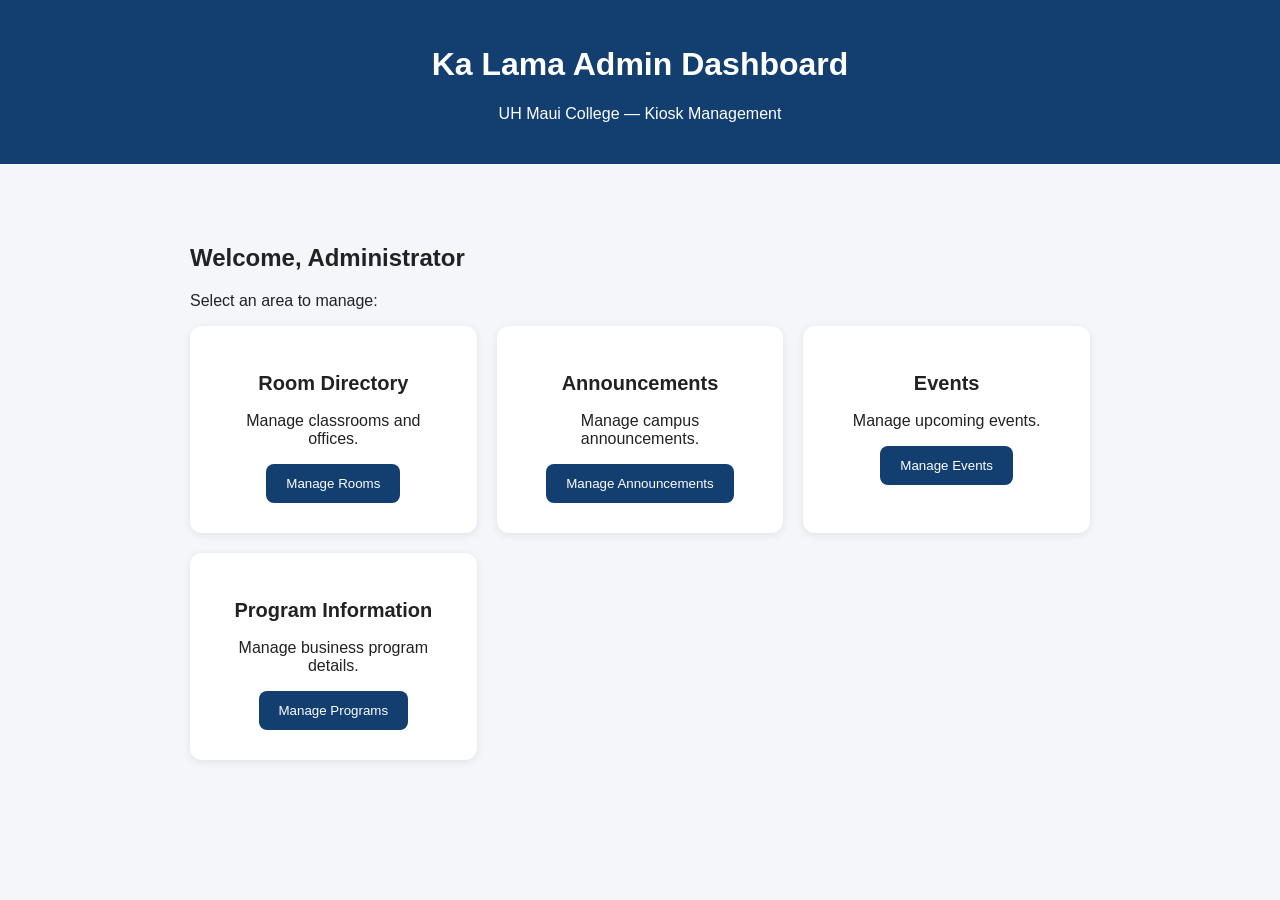
<file: admin.html>
<!DOCTYPE html>
<html lang="en">
<head>
  <meta charset="UTF-8">
  <meta name="viewport" content="width=device-width, initial-scale=1.0">
  <title>Ka Lama Admin Dashboard</title>
  <style>
    body {
      font-family: Arial, sans-serif;
      background: #f4f6f9;
      margin: 0;
      color: #222;
    }

    header {
      background: #123e70;
      color: white;
      padding: 25px;
      text-align: center;
    }

    main {
      max-width: 900px;
      margin: 40px auto;
      padding: 20px;
    }

    .dashboard {
      display: grid;
      grid-template-columns: repeat(auto-fit, minmax(220px, 1fr));
      gap: 20px;
    }

    .card {
      background: white;
      padding: 30px;
      border-radius: 12px;
      box-shadow: 0 2px 8px #00000015;
      text-align: center;
    }

    .card h2 {
      font-size: 20px;
    }

    button {
      background: #123e70;
      color: white;
      border: none;
      padding: 12px 20px;
      border-radius: 8px;
      cursor: pointer;
    }
  </style>
</head>
<body>

  <header>
    <h1>Ka Lama Admin Dashboard</h1>
    <p>UH Maui College — Kiosk Management</p>
  </header>

  <main>
    <h2>Welcome, Administrator</h2>
    <p>Select an area to manage:</p>

    <div class="dashboard">
      <div class="card">
        <h2>Room Directory</h2>
        <p>Manage classrooms and offices.</p>
        
<button type="button" onclick="window.location.href='rooms.html'">
    Manage Rooms
  </button>
  
      </div>

      <div class="card">
        <h2>Announcements</h2>
        <p>Manage campus announcements.</p>
        <button type="button" onclick="window.location.href='announcements.html'">
            Manage Announcements
          </button>
      </div>

      <div class="card">
        <h2>Events</h2>
        <p>Manage upcoming events.</p>
        <button type="button" onclick="window.location.href='events.html'">
            Manage Events
          </button>
      </div>

      <div class="card">
        <h2>Program Information</h2>
        <p>Manage business program details.</p>
        <button type="button" onclick="window.location.href='programs.html'">
            Manage Programs
          </button>
      </div>
    </div>
  </main>

</body>
</html>
</file>
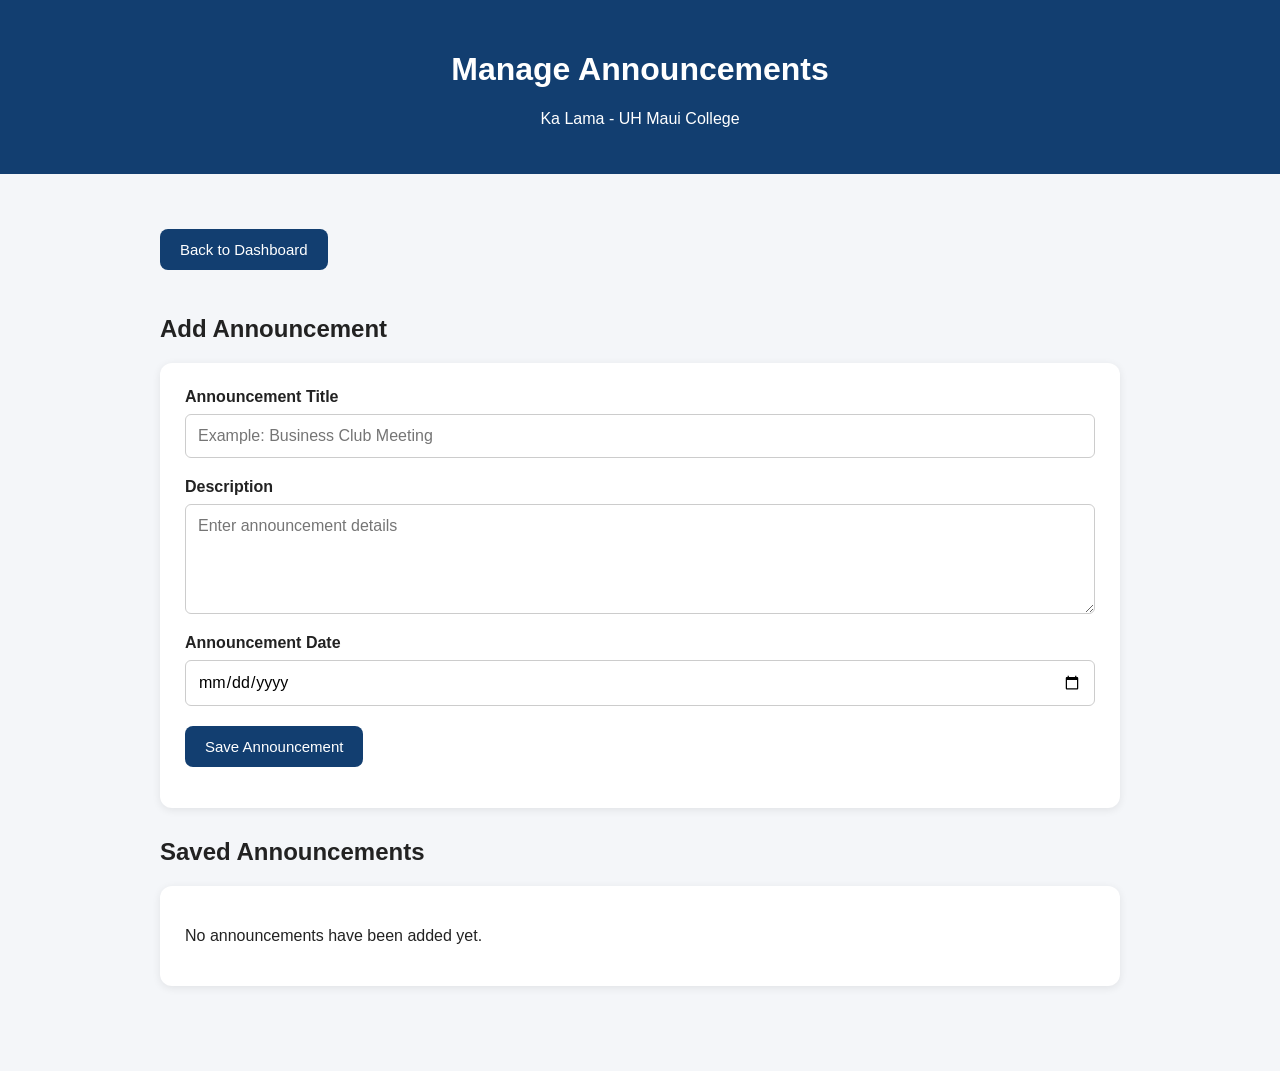
<file: announcements.html>
<!DOCTYPE html>
<html lang="en">
<head>
  <meta charset="UTF-8">
  <meta name="viewport" content="width=device-width, initial-scale=1.0">
  <title>Manage Announcements - Ka Lama</title>

  <style>
    * {
      box-sizing: border-box;
    }

    body {
      font-family: Arial, sans-serif;
      background: #f4f6f9;
      margin: 0;
      color: #222;
    }

    header {
      background: #123e70;
      color: white;
      padding: 30px 20px;
      text-align: center;
    }

    main {
      max-width: 1000px;
      margin: 35px auto;
      padding: 20px;
    }

    .panel {
      background: white;
      padding: 25px;
      border-radius: 12px;
      box-shadow: 0 2px 8px #00000015;
      margin-bottom: 30px;
    }

    label {
      display: block;
      font-weight: bold;
      margin-bottom: 8px;
    }

    input, textarea {
      display: block;
      width: 100%;
      padding: 12px;
      margin-bottom: 20px;
      border: 1px solid #ccc;
      border-radius: 6px;
      font-size: 16px;
      font-family: Arial, sans-serif;
    }

    textarea {
      min-height: 110px;
      resize: vertical;
    }

    button, .back {
      display: inline-block;
      background: #123e70;
      color: white;
      padding: 12px 20px;
      border: none;
      border-radius: 8px;
      text-decoration: none;
      cursor: pointer;
      font-size: 15px;
    }

    button:hover, .back:hover {
      background: #0b2b50;
    }

    .back {
      margin-bottom: 25px;
    }

    .announcement-item {
      border: 1px solid #ddd;
      border-radius: 8px;
      padding: 18px;
      margin-bottom: 12px;
    }

    .announcement-item h3 {
      margin-top: 0;
    }

    .announcement-item p {
      white-space: pre-wrap;
      overflow-wrap: anywhere;
    }

    .actions {
      display: flex;
      gap: 10px;
      margin-top: 15px;
    }

    .delete-btn {
      background: #b42318;
    }

    .delete-btn:hover {
      background: #8d1c13;
    }

    .cancel-btn {
      background: #666;
      margin-left: 10px;
    }

    .hidden {
      display: none;
    }

    .message {
      color: #146c43;
      font-weight: bold;
    }
  </style>
</head>

<body>

  <header>
    <h1>Manage Announcements</h1>
    <p>Ka Lama - UH Maui College</p>
  </header>

  <main>

    <a class="back" href="admin.html">
      Back to Dashboard
    </a>

    <h2 id="form-title">Add Announcement</h2>

    <div class="panel">
      <form id="announcement-form">

        <label for="title">Announcement Title</label>
        <input
          id="title"
          type="text"
          placeholder="Example: Business Club Meeting"
          required
        >

        <label for="description">Description</label>
        <textarea
          id="description"
          placeholder="Enter announcement details"
          required
        ></textarea>

        <label for="date">Announcement Date</label>
        <input id="date" type="date" required>

        <button id="save-btn" type="submit">
          Save Announcement
        </button>

        <button
          id="cancel-btn"
          class="cancel-btn hidden"
          type="button"
        >
          Cancel
        </button>

        <p id="message" class="message" role="status"></p>

      </form>
    </div>

    <h2>Saved Announcements</h2>

    <div class="panel">
      <div id="announcement-list"></div>
    </div>

  </main>

  <script>
    const storageKey = "kaLamaAnnouncements";
    let editingIndex = null;

    const form = document.getElementById("announcement-form");
    const titleInput = document.getElementById("title");
    const descriptionInput =
      document.getElementById("description");
    const dateInput = document.getElementById("date");
    const message = document.getElementById("message");

    function getAnnouncements() {
      try {
        const saved = JSON.parse(
          localStorage.getItem(storageKey) || "[]"
        );
        return Array.isArray(saved) ? saved : [];
      } catch (error) {
        return [];
      }
    }

    function saveAnnouncements(items) {
      try {
        localStorage.setItem(
          storageKey,
          JSON.stringify(items)
        );
        return true;
      } catch (error) {
        alert("Unable to save announcements in this browser.");
        return false;
      }
    }

    function resetForm() {
      editingIndex = null;
      form.reset();

      document.getElementById("form-title").textContent =
        "Add Announcement";
      document.getElementById("save-btn").textContent =
        "Save Announcement";
      document.getElementById("cancel-btn")
        .classList.add("hidden");
    }

    form.addEventListener("submit", function(event) {
      event.preventDefault();

      const title = titleInput.value.trim();
      const description = descriptionInput.value.trim();
      const date = dateInput.value;

      if (!title || !description || !date) {
        alert("Please complete all fields.");
        return;
      }

      const announcements = getAnnouncements();

      const announcement = {
        title: title,
        description: description,
        date: date
      };

      const wasEditing = editingIndex !== null;

      if (wasEditing) {
        announcements[editingIndex] = announcement;
      } else {
        announcements.push(announcement);
      }

      if (!saveAnnouncements(announcements)) {
        return;
      }

      resetForm();
      displayAnnouncements();

      message.textContent = wasEditing
        ? "Announcement updated successfully!"
        : "Announcement saved successfully!";
    });

    function displayAnnouncements() {
      const announcements = getAnnouncements();
      const list =
        document.getElementById("announcement-list");

      list.replaceChildren();

      if (announcements.length === 0) {
        const empty = document.createElement("p");
        empty.textContent =
          "No announcements have been added yet.";
        list.appendChild(empty);
        return;
      }

      announcements.forEach(function(item, index) {
        const card = document.createElement("div");
        card.className = "announcement-item";

        const heading = document.createElement("h3");
        heading.textContent = item.title;

        const date = document.createElement("p");
        date.textContent = "Date: " + item.date;

        const description = document.createElement("p");
        description.textContent = item.description;

        const actions = document.createElement("div");
        actions.className = "actions";

        const editButton = document.createElement("button");
        editButton.type = "button";
        editButton.textContent = "Edit";
        editButton.onclick = function() {
          editAnnouncement(index);
        };

        const deleteButton = document.createElement("button");
        deleteButton.type = "button";
        deleteButton.textContent = "Delete";
        deleteButton.className = "delete-btn";
        deleteButton.onclick = function() {
          deleteAnnouncement(index);
        };

        actions.append(editButton, deleteButton);
        card.append(heading, date, description, actions);
        list.appendChild(card);
      });
    }

    function editAnnouncement(index) {
      const item = getAnnouncements()[index];

      if (!item) {
        return;
      }

      editingIndex = index;
      titleInput.value = item.title;
      descriptionInput.value = item.description;
      dateInput.value = item.date;

      document.getElementById("form-title").textContent =
        "Edit Announcement";
      document.getElementById("save-btn").textContent =
        "Update Announcement";
      document.getElementById("cancel-btn")
        .classList.remove("hidden");

      message.textContent = "";
      window.scrollTo({ top: 0, behavior: "smooth" });
      titleInput.focus();
    }

    function deleteAnnouncement(index) {
      const announcements = getAnnouncements();
      const item = announcements[index];

      if (!item) {
        return;
      }

      if (!confirm(
        "Delete announcement: " + item.title + "?"
      )) {
        return;
      }

      announcements.splice(index, 1);

      if (!saveAnnouncements(announcements)) {
        return;
      }

      resetForm();
      displayAnnouncements();
      message.textContent = "Announcement deleted successfully.";
    }

    document.getElementById("cancel-btn")
      .addEventListener("click", function() {
        resetForm();
        message.textContent = "";
      });

    displayAnnouncements();
  </script>

</body>
</html>
</file>
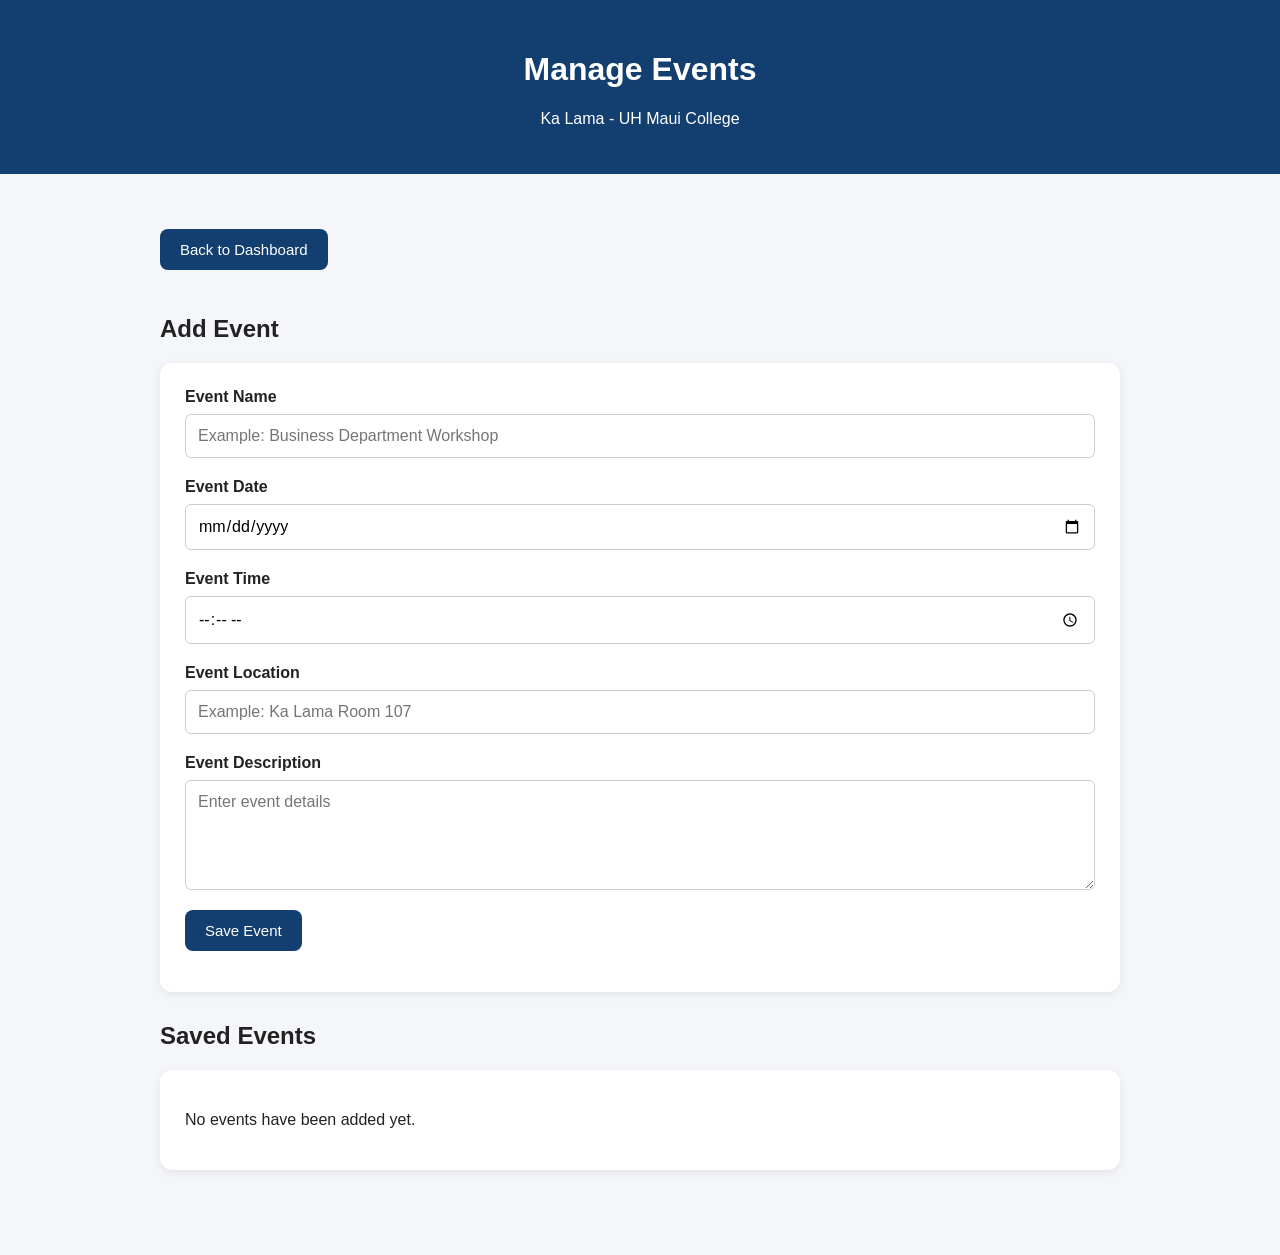
<file: events.html>
<!DOCTYPE html>
<html lang="en">
<head>
  <meta charset="UTF-8">
  <meta name="viewport" content="width=device-width, initial-scale=1.0">
  <title>Manage Events - Ka Lama</title>

  <style>
    * {
      box-sizing: border-box;
    }

    body {
      font-family: Arial, sans-serif;
      background: #f4f6f9;
      margin: 0;
      color: #222;
    }

    header {
      background: #123e70;
      color: white;
      padding: 30px 20px;
      text-align: center;
    }

    main {
      max-width: 1000px;
      margin: 35px auto;
      padding: 20px;
    }

    .panel {
      background: white;
      padding: 25px;
      border-radius: 12px;
      box-shadow: 0 2px 8px #00000015;
      margin-bottom: 30px;
    }

    label {
      display: block;
      font-weight: bold;
      margin-bottom: 8px;
    }

    input, textarea {
      display: block;
      width: 100%;
      padding: 12px;
      margin-bottom: 20px;
      border: 1px solid #ccc;
      border-radius: 6px;
      font-size: 16px;
      font-family: Arial, sans-serif;
    }

    textarea {
      min-height: 110px;
      resize: vertical;
    }

    button, .back {
      display: inline-block;
      background: #123e70;
      color: white;
      padding: 12px 20px;
      border: none;
      border-radius: 8px;
      text-decoration: none;
      cursor: pointer;
      font-size: 15px;
    }

    button:hover, .back:hover {
      background: #0b2b50;
    }

    .back {
      margin-bottom: 25px;
    }

    .event-item {
      border: 1px solid #ddd;
      border-radius: 8px;
      padding: 18px;
      margin-bottom: 12px;
    }

    .event-item h3 {
      margin-top: 0;
    }

    .event-item p {
      white-space: pre-wrap;
      overflow-wrap: anywhere;
    }

    .actions {
      display: flex;
      gap: 10px;
      margin-top: 15px;
    }

    .delete-btn {
      background: #b42318;
    }

    .delete-btn:hover {
      background: #8d1c13;
    }

    .cancel-btn {
      background: #666;
      margin-left: 10px;
    }

    .hidden {
      display: none;
    }

    .message {
      color: #146c43;
      font-weight: bold;
    }
  </style>
</head>

<body>

  <header>
    <h1>Manage Events</h1>
    <p>Ka Lama - UH Maui College</p>
  </header>

  <main>

    <a class="back" href="admin.html">
      Back to Dashboard
    </a>

    <h2 id="form-title">Add Event</h2>

    <div class="panel">
      <form id="event-form">

        <label for="title">Event Name</label>
        <input
          id="title"
          type="text"
          placeholder="Example: Business Department Workshop"
          required
        >

        <label for="date">Event Date</label>
        <input id="date" type="date" required>

        <label for="time">Event Time</label>
        <input id="time" type="time" required>

        <label for="location">Event Location</label>
        <input
          id="location"
          type="text"
          placeholder="Example: Ka Lama Room 107"
          required
        >

        <label for="description">Event Description</label>
        <textarea
          id="description"
          placeholder="Enter event details"
          required
        ></textarea>

        <button id="save-btn" type="submit">
          Save Event
        </button>

        <button
          id="cancel-btn"
          class="cancel-btn hidden"
          type="button"
        >
          Cancel
        </button>

        <p id="message" class="message" role="status"></p>

      </form>
    </div>

    <h2>Saved Events</h2>

    <div class="panel">
      <div id="event-list"></div>
    </div>

  </main>

  <script>
    const storageKey = "kaLamaEvents";
    let editingIndex = null;

    const form = document.getElementById("event-form");
    const titleInput = document.getElementById("title");
    const dateInput = document.getElementById("date");
    const timeInput = document.getElementById("time");
    const locationInput =
      document.getElementById("location");
    const descriptionInput =
      document.getElementById("description");
    const message = document.getElementById("message");

    function getEvents() {
      try {
        const saved = JSON.parse(
          localStorage.getItem(storageKey) || "[]"
        );
        return Array.isArray(saved) ? saved : [];
      } catch (error) {
        return [];
      }
    }

    function saveEvents(items) {
      try {
        localStorage.setItem(
          storageKey,
          JSON.stringify(items)
        );
        return true;
      } catch (error) {
        alert("Unable to save events in this browser.");
        return false;
      }
    }

    function resetForm() {
      editingIndex = null;
      form.reset();

      document.getElementById("form-title").textContent =
        "Add Event";
      document.getElementById("save-btn").textContent =
        "Save Event";
      document.getElementById("cancel-btn")
        .classList.add("hidden");
    }

    form.addEventListener("submit", function(event) {
      event.preventDefault();

      const title = titleInput.value.trim();
      const date = dateInput.value;
      const time = timeInput.value;
      const location = locationInput.value.trim();
      const description = descriptionInput.value.trim();

      if (!title || !date || !time || !location || !description) {
        alert("Please complete all fields.");
        return;
      }

      const events = getEvents();

      const newEvent = {
        title: title,
        date: date,
        time: time,
        location: location,
        description: description
      };

      const wasEditing = editingIndex !== null;

      if (wasEditing) {
        events[editingIndex] = newEvent;
      } else {
        events.push(newEvent);
      }

      if (!saveEvents(events)) {
        return;
      }

      resetForm();
      displayEvents();

      message.textContent = wasEditing
        ? "Event updated successfully!"
        : "Event saved successfully!";
    });

    function displayEvents() {
      const events = getEvents();
      const list = document.getElementById("event-list");

      list.replaceChildren();

      if (events.length === 0) {
        const empty = document.createElement("p");
        empty.textContent = "No events have been added yet.";
        list.appendChild(empty);
        return;
      }

      events.forEach(function(item, index) {
        const card = document.createElement("div");
        card.className = "event-item";

        const heading = document.createElement("h3");
        heading.textContent = item.title;

        const date = document.createElement("p");
        date.textContent = "Date: " + item.date;

        const time = document.createElement("p");
        time.textContent = "Time: " + item.time;

        const location = document.createElement("p");
        location.textContent =
          "Location: " + item.location;

        const description = document.createElement("p");
        description.textContent = item.description;

        const actions = document.createElement("div");
        actions.className = "actions";

        const editButton = document.createElement("button");
        editButton.type = "button";
        editButton.textContent = "Edit";
        editButton.onclick = function() {
          editEvent(index);
        };

        const deleteButton = document.createElement("button");
        deleteButton.type = "button";
        deleteButton.textContent = "Delete";
        deleteButton.className = "delete-btn";
        deleteButton.onclick = function() {
          deleteEvent(index);
        };

        actions.append(editButton, deleteButton);
        card.append(
          heading,
          date,
          time,
          location,
          description,
          actions
        );

        list.appendChild(card);
      });
    }

    function editEvent(index) {
      const item = getEvents()[index];

      if (!item) {
        return;
      }

      editingIndex = index;

      titleInput.value = item.title;
      dateInput.value = item.date;
      timeInput.value = item.time;
      locationInput.value = item.location;
      descriptionInput.value = item.description;

      document.getElementById("form-title").textContent =
        "Edit Event";
      document.getElementById("save-btn").textContent =
        "Update Event";
      document.getElementById("cancel-btn")
        .classList.remove("hidden");

      message.textContent = "";

      window.scrollTo({
        top: 0,
        behavior: "smooth"
      });

      titleInput.focus();
    }

    function deleteEvent(index) {
      const events = getEvents();
      const item = events[index];

      if (!item) {
        return;
      }

      if (!confirm("Delete event: " + item.title + "?")) {
        return;
      }

      events.splice(index, 1);

      if (!saveEvents(events)) {
        return;
      }

      resetForm();
      displayEvents();

      message.textContent = "Event deleted successfully.";
    }

    document.getElementById("cancel-btn")
      .addEventListener("click", function() {
        resetForm();
        message.textContent = "";
      });

    displayEvents();
  </script>

</body>
</html>
</file>
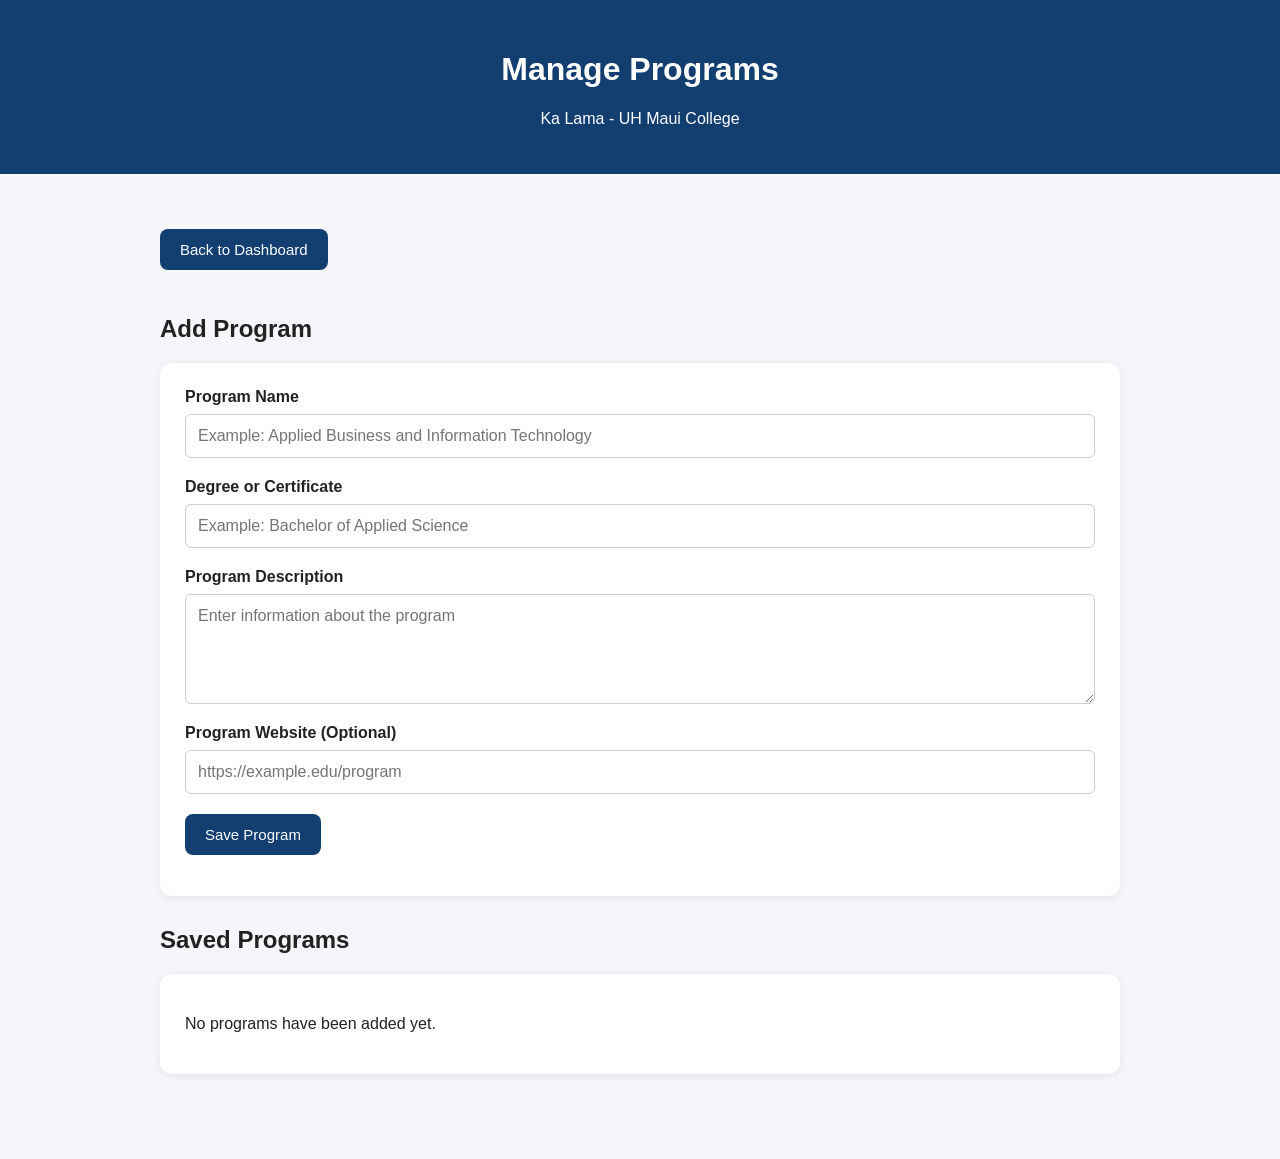
<file: programs.html>
<!DOCTYPE html>
<html lang="en">
<head>
  <meta charset="UTF-8">
  <meta name="viewport" content="width=device-width, initial-scale=1.0">
  <title>Manage Programs - Ka Lama</title>

  <style>
    * {
      box-sizing: border-box;
    }

    body {
      font-family: Arial, sans-serif;
      background: #f4f6f9;
      margin: 0;
      color: #222;
    }

    header {
      background: #123e70;
      color: white;
      padding: 30px 20px;
      text-align: center;
    }

    main {
      max-width: 1000px;
      margin: 35px auto;
      padding: 20px;
    }

    .panel {
      background: white;
      padding: 25px;
      border-radius: 12px;
      box-shadow: 0 2px 8px #00000015;
      margin-bottom: 30px;
    }

    label {
      display: block;
      font-weight: bold;
      margin-bottom: 8px;
    }

    input, textarea {
      display: block;
      width: 100%;
      padding: 12px;
      margin-bottom: 20px;
      border: 1px solid #ccc;
      border-radius: 6px;
      font-size: 16px;
      font-family: Arial, sans-serif;
    }

    textarea {
      min-height: 110px;
      resize: vertical;
    }

    button, .back {
      display: inline-block;
      background: #123e70;
      color: white;
      padding: 12px 20px;
      border: none;
      border-radius: 8px;
      text-decoration: none;
      cursor: pointer;
      font-size: 15px;
    }

    button:hover, .back:hover {
      background: #0b2b50;
    }

    .back {
      margin-bottom: 25px;
    }

    .program-item {
      border: 1px solid #ddd;
      border-radius: 8px;
      padding: 18px;
      margin-bottom: 12px;
    }

    .program-item h3 {
      margin-top: 0;
    }

    .program-item p {
      white-space: pre-wrap;
      overflow-wrap: anywhere;
    }

    .program-item a {
      overflow-wrap: anywhere;
    }

    .actions {
      display: flex;
      gap: 10px;
      margin-top: 15px;
    }

    .delete-btn {
      background: #b42318;
    }

    .delete-btn:hover {
      background: #8d1c13;
    }

    .cancel-btn {
      background: #666;
      margin-left: 10px;
    }

    .hidden {
      display: none;
    }

    .message {
      color: #146c43;
      font-weight: bold;
    }
  </style>
</head>

<body>

  <header>
    <h1>Manage Programs</h1>
    <p>Ka Lama - UH Maui College</p>
  </header>

  <main>

    <a class="back" href="admin.html">
      Back to Dashboard
    </a>

    <h2 id="form-title">Add Program</h2>

    <div class="panel">
      <form id="program-form">

        <label for="name">Program Name</label>
        <input
          id="name"
          type="text"
          placeholder="Example: Applied Business and Information Technology"
          required
        >

        <label for="degree">Degree or Certificate</label>
        <input
          id="degree"
          type="text"
          placeholder="Example: Bachelor of Applied Science"
          required
        >

        <label for="description">Program Description</label>
        <textarea
          id="description"
          placeholder="Enter information about the program"
          required
        ></textarea>

        <label for="link">Program Website (Optional)</label>
        <input
          id="link"
          type="url"
          placeholder="https://example.edu/program"
        >

        <button id="save-btn" type="submit">
          Save Program
        </button>

        <button
          id="cancel-btn"
          class="cancel-btn hidden"
          type="button"
        >
          Cancel
        </button>

        <p id="message" class="message" role="status"></p>

      </form>
    </div>

    <h2>Saved Programs</h2>

    <div class="panel">
      <div id="program-list"></div>
    </div>

  </main>

  <script>
    const storageKey = "kaLamaPrograms";
    let editingIndex = null;

    const form = document.getElementById("program-form");
    const nameInput = document.getElementById("name");
    const degreeInput = document.getElementById("degree");
    const descriptionInput =
      document.getElementById("description");
    const linkInput = document.getElementById("link");
    const message = document.getElementById("message");

    function getPrograms() {
      try {
        const saved = JSON.parse(
          localStorage.getItem(storageKey) || "[]"
        );
        return Array.isArray(saved) ? saved : [];
      } catch (error) {
        return [];
      }
    }

    function savePrograms(items) {
      try {
        localStorage.setItem(
          storageKey,
          JSON.stringify(items)
        );
        return true;
      } catch (error) {
        alert("Unable to save programs in this browser.");
        return false;
      }
    }

    function resetForm() {
      editingIndex = null;
      form.reset();

      document.getElementById("form-title").textContent =
        "Add Program";
      document.getElementById("save-btn").textContent =
        "Save Program";
      document.getElementById("cancel-btn")
        .classList.add("hidden");
    }

    form.addEventListener("submit", function(event) {
      event.preventDefault();

      const name = nameInput.value.trim();
      const degree = degreeInput.value.trim();
      const description = descriptionInput.value.trim();
      const link = linkInput.value.trim();

      if (!name || !degree || !description) {
        alert("Please complete the required fields.");
        return;
      }

      const programs = getPrograms();

      const program = {
        name: name,
        degree: degree,
        description: description,
        link: link
      };

      const wasEditing = editingIndex !== null;

      if (wasEditing) {
        programs[editingIndex] = program;
      } else {
        programs.push(program);
      }

      if (!savePrograms(programs)) {
        return;
      }

      resetForm();
      displayPrograms();

      message.textContent = wasEditing
        ? "Program updated successfully!"
        : "Program saved successfully!";
    });

    function displayPrograms() {
      const programs = getPrograms();
      const list = document.getElementById("program-list");

      list.replaceChildren();

      if (programs.length === 0) {
        const empty = document.createElement("p");
        empty.textContent = "No programs have been added yet.";
        list.appendChild(empty);
        return;
      }

      programs.forEach(function(item, index) {
        const card = document.createElement("div");
        card.className = "program-item";

        const heading = document.createElement("h3");
        heading.textContent = item.name;

        const degree = document.createElement("p");
        degree.textContent = "Degree: " + item.degree;

        const description = document.createElement("p");
        description.textContent = item.description;

        card.append(heading, degree, description);

        if (item.link) {
          const link = document.createElement("a");
          link.textContent = "Visit Program Website";
          link.href = item.link;
          link.target = "_blank";
          link.rel = "noopener noreferrer";
          card.appendChild(link);
        }

        const actions = document.createElement("div");
        actions.className = "actions";

        const editButton = document.createElement("button");
        editButton.type = "button";
        editButton.textContent = "Edit";
        editButton.onclick = function() {
          editProgram(index);
        };

        const deleteButton = document.createElement("button");
        deleteButton.type = "button";
        deleteButton.textContent = "Delete";
        deleteButton.className = "delete-btn";
        deleteButton.onclick = function() {
          deleteProgram(index);
        };

        actions.append(editButton, deleteButton);
        card.appendChild(actions);
        list.appendChild(card);
      });
    }

    function editProgram(index) {
      const item = getPrograms()[index];

      if (!item) {
        return;
      }

      editingIndex = index;
      nameInput.value = item.name;
      degreeInput.value = item.degree;
      descriptionInput.value = item.description;
      linkInput.value = item.link || "";

      document.getElementById("form-title").textContent =
        "Edit Program";
      document.getElementById("save-btn").textContent =
        "Update Program";
      document.getElementById("cancel-btn")
        .classList.remove("hidden");

      message.textContent = "";

      window.scrollTo({
        top: 0,
        behavior: "smooth"
      });

      nameInput.focus();
    }

    function deleteProgram(index) {
      const programs = getPrograms();
      const item = programs[index];

      if (!item) {
        return;
      }

      if (!confirm("Delete program: " + item.name + "?")) {
        return;
      }

      programs.splice(index, 1);

      if (!savePrograms(programs)) {
        return;
      }

      resetForm();
      displayPrograms();

      message.textContent = "Program deleted successfully.";
    }

    document.getElementById("cancel-btn")
      .addEventListener("click", function() {
        resetForm();
        message.textContent = "";
      });

    displayPrograms();
  </script>

</body>
</html>
</file>
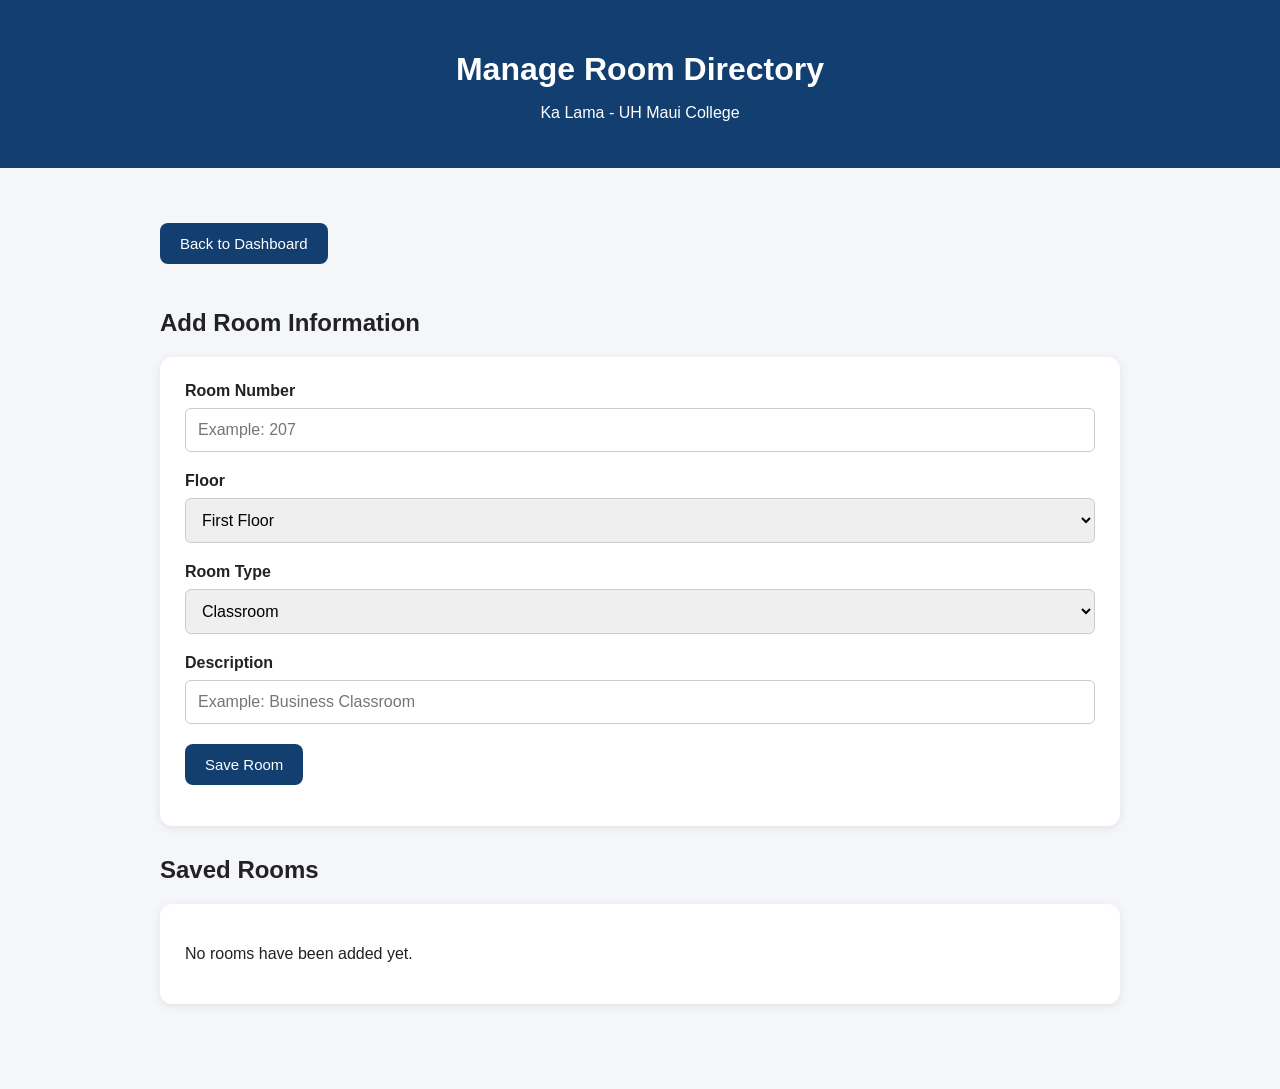
<file: rooms.html>
<!DOCTYPE html>
<html lang="en">
<head>
  <meta charset="UTF-8">
  <meta name="viewport" content="width=device-width, initial-scale=1.0">
  <title>Manage Rooms - Ka Lama</title>

  <style>
    * {
      box-sizing: border-box;
    }

    body {
      font-family: Arial, sans-serif;
      background: #f4f6f9;
      margin: 0;
      color: #222;
    }

    header {
      background: #123e70;
      color: white;
      padding: 30px 20px;
      text-align: center;
    }

    header h1 {
      margin-bottom: 10px;
    }

    main {
      max-width: 1000px;
      margin: 35px auto;
      padding: 20px;
    }

    .panel {
      background: white;
      padding: 25px;
      border-radius: 12px;
      box-shadow: 0 2px 8px #00000015;
      margin-bottom: 30px;
    }

    label {
      display: block;
      font-weight: bold;
      margin-bottom: 8px;
    }

    input, select {
      display: block;
      width: 100%;
      padding: 12px;
      margin-bottom: 20px;
      border: 1px solid #ccc;
      border-radius: 6px;
      font-size: 16px;
    }

    button, .back {
      display: inline-block;
      background: #123e70;
      color: white;
      padding: 12px 20px;
      border: none;
      border-radius: 8px;
      text-decoration: none;
      cursor: pointer;
      font-size: 15px;
    }

    button:hover, .back:hover {
      background: #0b2b50;
    }

    .back {
      margin-bottom: 25px;
    }

    .room-item {
      border: 1px solid #ddd;
      border-radius: 8px;
      padding: 18px;
      margin-bottom: 12px;
    }

    .room-item p {
      margin: 8px 0;
    }

    .room-actions {
      display: flex;
      gap: 10px;
      margin-top: 15px;
    }

    .delete-btn {
      background: #b42318;
    }

    .delete-btn:hover {
      background: #8d1c13;
    }

    .cancel-btn {
      background: #666;
      margin-left: 10px;
    }

    .hidden {
      display: none;
    }

    .message {
      color: #146c43;
      font-weight: bold;
      margin-top: 15px;
    }
  </style>
</head>

<body>

  <header>
    <h1>Manage Room Directory</h1>
    <p>Ka Lama - UH Maui College</p>
  </header>

  <main>

    <a class="back" href="admin.html">
      Back to Dashboard
    </a>

    <h2 id="form-title">Add Room Information</h2>

    <div class="panel">

      <form id="room-form">

        <label for="room">Room Number</label>
        <input
          id="room"
          type="text"
          placeholder="Example: 207"
          required
        >

        <label for="floor">Floor</label>
        <select id="floor">
          <option value="1">First Floor</option>
          <option value="2">Second Floor</option>
        </select>

        <label for="type">Room Type</label>
        <select id="type">
          <option value="Classroom">Classroom</option>
          <option value="Office">Office</option>
          <option value="Other">Other</option>
        </select>

        <label for="description">Description</label>
        <input
          id="description"
          type="text"
          placeholder="Example: Business Classroom"
        >

        <button id="save-btn" type="submit">
          Save Room
        </button>

        <button
          id="cancel-btn"
          class="cancel-btn hidden"
          type="button"
          onclick="cancelEdit()"
        >
          Cancel
        </button>

        <p id="message" class="message" role="status"></p>

      </form>

    </div>

    <h2>Saved Rooms</h2>

    <div class="panel">
      <div id="room-list"></div>
    </div>

  </main>

  <script>

    const storageKey = "kaLamaRooms";
    let editingIndex = null;

    const form = document.getElementById("room-form");
    const roomInput = document.getElementById("room");
    const floorInput = document.getElementById("floor");
    const typeInput = document.getElementById("type");
    const descriptionInput =
      document.getElementById("description");

    function getRooms() {
      try {
        const saved = JSON.parse(
          localStorage.getItem(storageKey) || "[]"
        );

        return Array.isArray(saved) ? saved : [];
      } catch (error) {
        return [];
      }
    }

    function saveRooms(rooms) {
      try {
        localStorage.setItem(
          storageKey,
          JSON.stringify(rooms)
        );
        return true;
      } catch (error) {
        alert("Unable to save rooms in this browser.");
        return false;
      }
    }

    function showMessage(text) {
      document.getElementById("message").textContent = text;
    }

    form.addEventListener("submit", function(event) {
      event.preventDefault();
      saveRoom();
    });

    function saveRoom() {

      const room = roomInput.value.trim();
      const floor = floorInput.value;
      const type = typeInput.value;
      const description = descriptionInput.value.trim();

      if (!room) {
        alert("Please enter a room number.");
        return;
      }

      const rooms = getRooms();

      const duplicate = rooms.some(function(item, index) {
        return item.room.toLowerCase() ===
          room.toLowerCase() &&
          index !== editingIndex;
      });

      if (duplicate) {
        alert("This room number already exists.");
        return;
      }

      const newRoom = {
        room: room,
        floor: floor,
        type: type,
        description: description
      };

      const wasEditing = editingIndex !== null;

      if (wasEditing) {
        rooms[editingIndex] = newRoom;
      } else {
        rooms.push(newRoom);
      }

      if (!saveRooms(rooms)) {
        return;
      }

      cancelEdit();
      displayRooms();

      showMessage(
        wasEditing
          ? "Room updated successfully!"
          : "Room saved successfully!"
      );
    }

    function displayRooms() {

      const rooms = getRooms();
      const list = document.getElementById("room-list");

      list.replaceChildren();

      if (rooms.length === 0) {
        const empty = document.createElement("p");
        empty.textContent = "No rooms have been added yet.";
        list.appendChild(empty);
        return;
      }

      rooms.forEach(function(item, index) {

        const card = document.createElement("div");
        card.className = "room-item";

        const heading = document.createElement("h3");
        heading.textContent = "Room " + item.room;

        const floor = document.createElement("p");
        floor.textContent = "Floor: " + item.floor;

        const type = document.createElement("p");
        type.textContent = "Type: " + item.type;

        const description = document.createElement("p");
        description.textContent =
          "Description: " + (item.description || "None");

        const actions = document.createElement("div");
        actions.className = "room-actions";

        const editButton = document.createElement("button");
        editButton.type = "button";
        editButton.textContent = "Edit";
        editButton.onclick = function() {
          editRoom(index);
        };

        const deleteButton = document.createElement("button");
        deleteButton.type = "button";
        deleteButton.textContent = "Delete";
        deleteButton.className = "delete-btn";
        deleteButton.onclick = function() {
          deleteRoom(index);
        };

        actions.append(editButton, deleteButton);

        card.append(
          heading,
          floor,
          type,
          description,
          actions
        );

        list.appendChild(card);
      });
    }

    function editRoom(index) {

      const rooms = getRooms();
      const item = rooms[index];

      if (!item) {
        return;
      }

      editingIndex = index;

      roomInput.value = item.room;
      floorInput.value = item.floor;
      typeInput.value = item.type;
      descriptionInput.value = item.description;

      document.getElementById("form-title").textContent =
        "Edit Room Information";

      document.getElementById("save-btn").textContent =
        "Update Room";

      document.getElementById("cancel-btn")
        .classList.remove("hidden");

      showMessage("");

      window.scrollTo({
        top: 0,
        behavior: "smooth"
      });

      roomInput.focus();
    }

    function deleteRoom(index) {

      const rooms = getRooms();
      const item = rooms[index];

      if (!item) {
        return;
      }

      const confirmed = confirm(
        "Are you sure you want to delete Room " +
        item.room + "?"
      );

      if (!confirmed) {
        return;
      }

      rooms.splice(index, 1);

      if (!saveRooms(rooms)) {
        return;
      }

      cancelEdit();
      displayRooms();

      showMessage("Room deleted successfully.");
    }

    function cancelEdit() {

      editingIndex = null;

      form.reset();

      document.getElementById("form-title").textContent =
        "Add Room Information";

      document.getElementById("save-btn").textContent =
        "Save Room";

      document.getElementById("cancel-btn")
        .classList.add("hidden");

      showMessage("");
    }

    displayRooms();

  </script>

</body>
</html>
</file>
